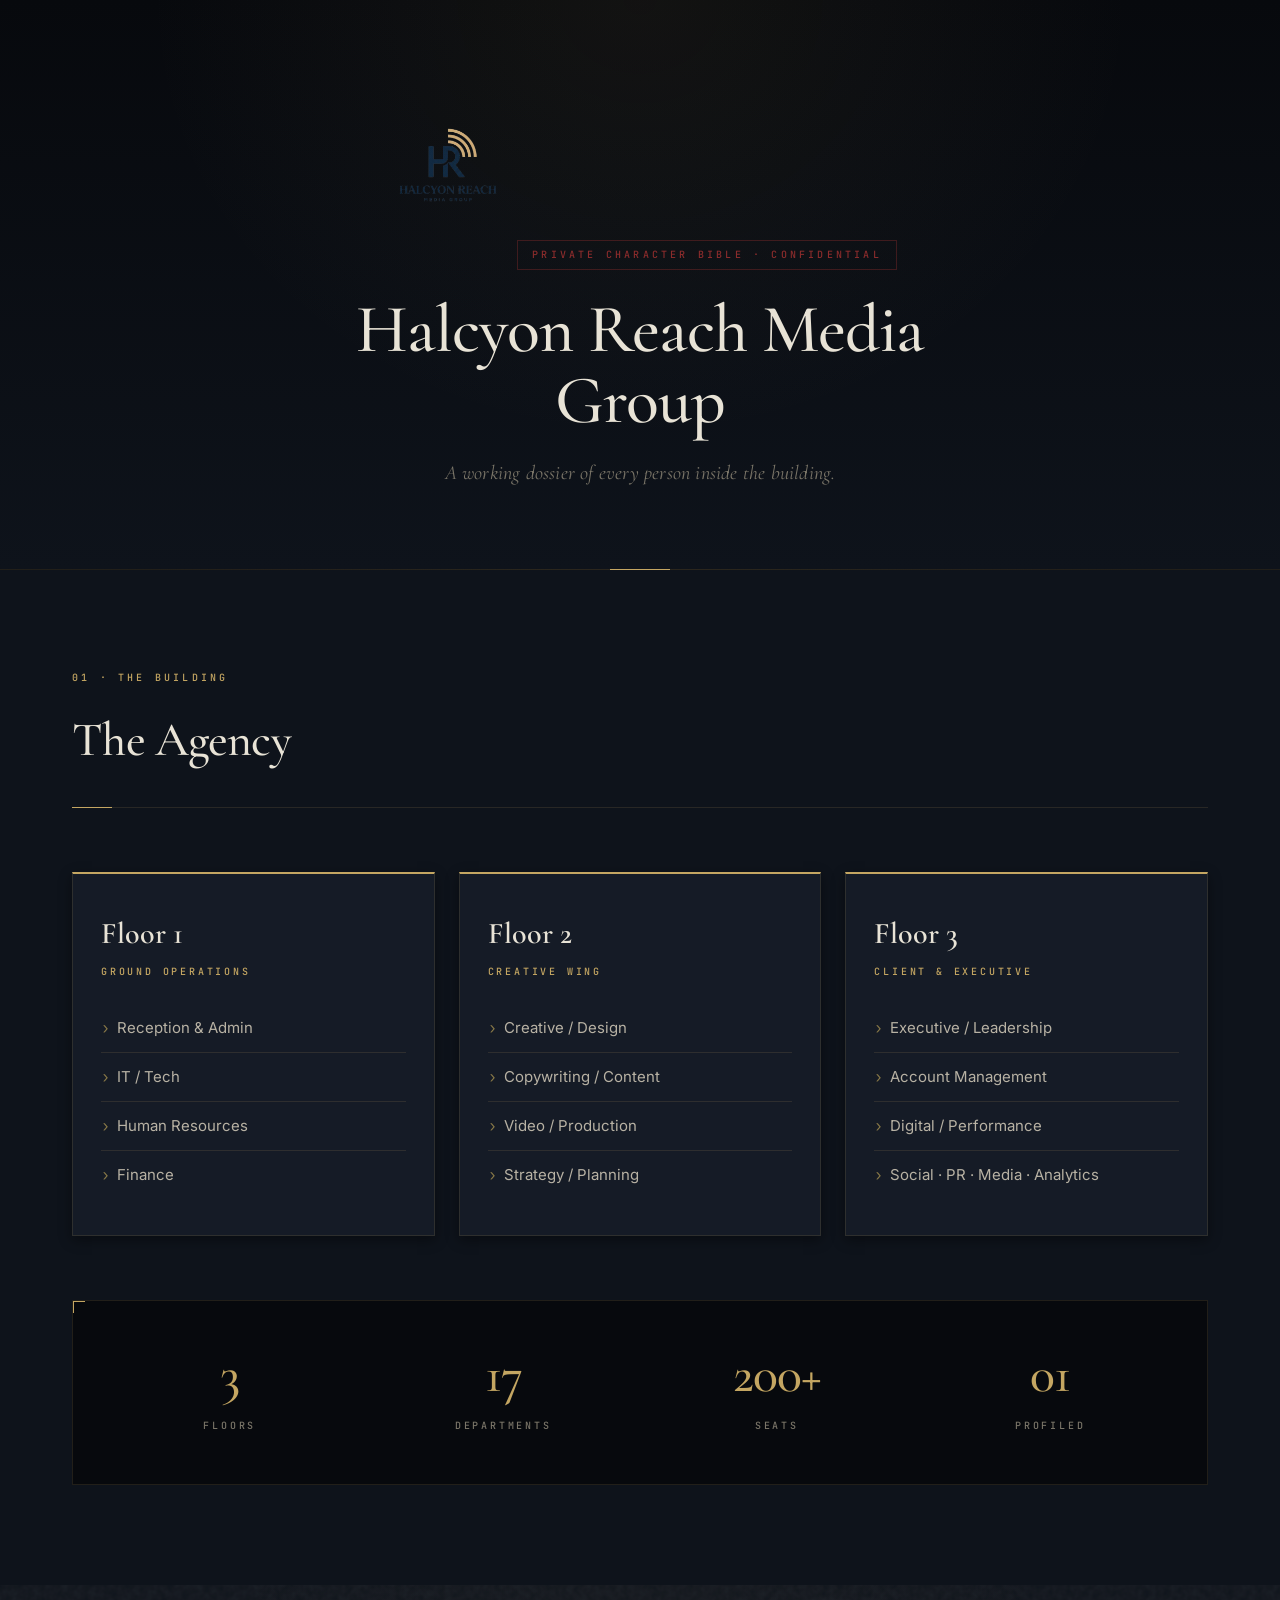
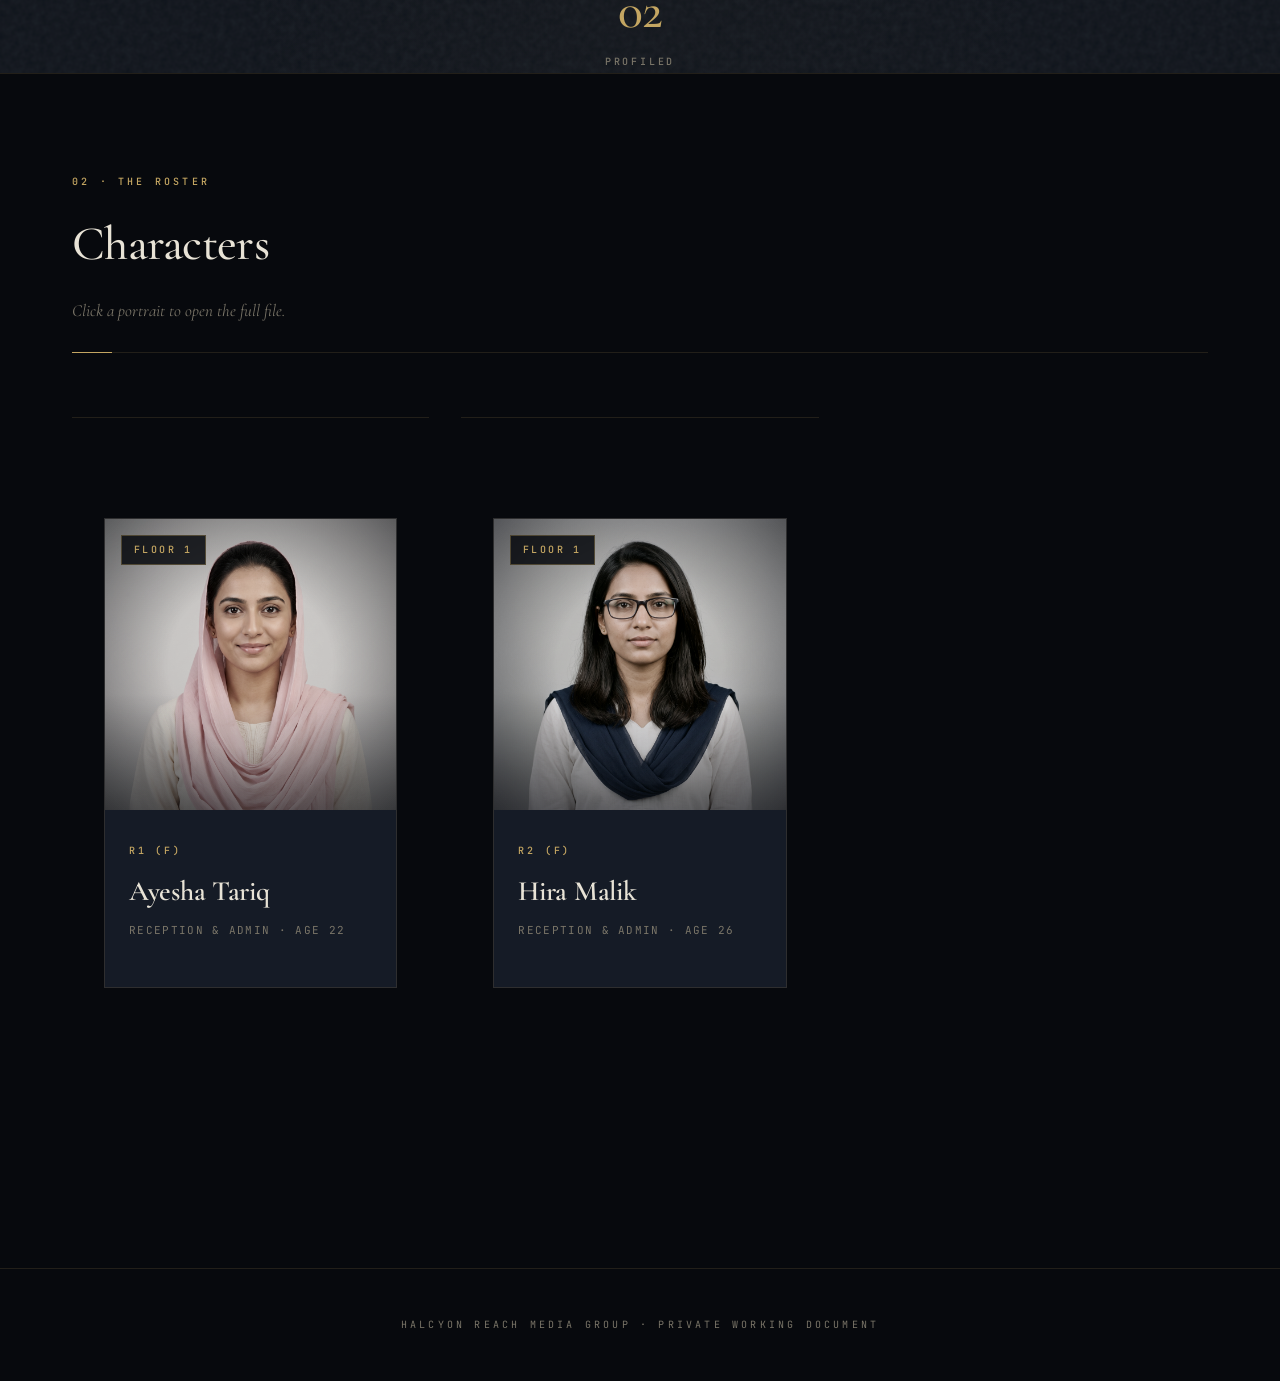
<file: index.html>
<!DOCTYPE html>
<html lang="en">
<head>
  <meta charset="UTF-8">
  <meta name="viewport" content="width=device-width, initial-scale=1.0">
  <title>Halcyon Reach Media Group — Character Bible</title>
  <link rel="preconnect" href="https://fonts.googleapis.com">
  <link rel="preconnect" href="https://fonts.gstatic.com" crossorigin>
 <link href="https://fonts.googleapis.com/css2?family=Cormorant+Garamond:wght@400;500;600;700&family=Inter:wght@300;400;500;600&family=JetBrains+Mono:wght@400;500;600&display=swap" rel="stylesheet">
  <link rel="stylesheet" href="styles.css">
</head>
<body>

  <!-- ============ HEADER / HERO ============ -->
  <header class="site-header">
    <div class="header-inner">
      <img src="images/logo.jpg" alt="Halcyon Reach Media Group" class="logo">
      <p class="eyebrow">Private Character Bible · Confidential</p>
      <h1 class="site-title">Halcyon Reach Media Group</h1>
      <p class="tagline">A working dossier of every person inside the building.</p>
    </div>
  </header>

  <!-- ============ COMPANY DETAILS ============ -->
  <section class="company-overview">
    <div class="container">
      <div class="section-heading">
        <span class="section-label">01 · The Building</span>
        <h2>The Agency</h2>
      </div>

      <div class="overview-grid">
        <div class="overview-block">
          <h3>Floor 1</h3>
          <p class="floor-tag">Ground Operations</p>
          <ul>
            <li>Reception &amp; Admin</li>
            <li>IT / Tech</li>
            <li>Human Resources</li>
            <li>Finance</li>
          </ul>
        </div>

        <div class="overview-block">
          <h3>Floor 2</h3>
          <p class="floor-tag">Creative Wing</p>
          <ul>
            <li>Creative / Design</li>
            <li>Copywriting / Content</li>
            <li>Video / Production</li>
            <li>Strategy / Planning</li>
          </ul>
        </div>

        <div class="overview-block">
          <h3>Floor 3</h3>
          <p class="floor-tag">Client &amp; Executive</p>
          <ul>
            <li>Executive / Leadership</li>
            <li>Account Management</li>
            <li>Digital / Performance</li>
            <li>Social · PR · Media · Analytics</li>
          </ul>
        </div>
      </div>

      <div class="stats-row">
        <div class="stat">
          <span class="stat-number">3</span>
          <span class="stat-label">Floors</span>
        </div>
        <div class="stat">
          <span class="stat-number">17</span>
          <span class="stat-label">Departments</span>
        </div>
        <div class="stat">
          <span class="stat-number">200+</span>
          <span class="stat-label">Seats</span>
        </div>
        <div class="stat">
          <span class="stat-number">01</span>
          <span class="stat-label">Profiled</span>
        </div>
      </div>
    </div>
  </section>

  <!-- ============ CHARACTER GRID ============ -->
  <div class="stat">
  <span class="stat-number" id="profiled-count">01</span>
  <span class="stat-label">Profiled</span>
</div>

  <!-- ============ CHARACTER DETAIL OVERLAYS ============ -->
<section class="characters">
  <div class="container">
    <div class="section-heading">
      <span class="section-label">02 · The Roster</span>
      <h2>Characters</h2>
      <p class="section-sub">Click a portrait to open the full file.</p>
    </div>

    <div class="character-grid" id="character-grid">
      <!-- Cards inject here at load time -->
    </div>
  </div>
</section>
  <!-- ==== DETAIL: AYESHA TARIQ ==== -->

  <!-- End Ayesha detail -->
<div id="character-details"></div>
  <!-- Add more character detail overlays below in the same format -->
 <footer class="site-footer">
    <p>Halcyon Reach Media Group · Private Working Document</p>
  </footer>

 <script>
  // ========== CHARACTER MANIFEST ==========
  // Add each new character's ID here, in the order you want them displayed.
  const CHARACTERS = [
    'ayesha-tariq',
    'hira-malik',
  ];

  // ========== LOADER ==========
  async function loadCharacters() {
    const grid = document.getElementById('character-grid');
    const details = document.getElementById('character-details');

    for (const id of CHARACTERS) {
      try {
        const res = await fetch(`characters/${id}.html`);
        if (!res.ok) throw new Error(res.statusText);
        const html = await res.text();
        const doc = new DOMParser().parseFromString(html, 'text/html');

        const card = doc.querySelector('template[data-card]');
        const detail = doc.querySelector('template[data-detail]');

        if (card) grid.appendChild(card.content.cloneNode(true));
        if (detail) details.appendChild(detail.content.cloneNode(true));
      } catch (err) {
        console.error(`Could not load characters/${id}.html`, err);
      }
    }

    // Rebind backdrop-click close on newly injected overlays
    document.querySelectorAll('.character-detail').forEach(el => {
      el.addEventListener('click', (e) => {
        if (e.target === el) closeCharacter(el.id);
      });
    });

    // Update the "Profiled" counter
    const stat = document.getElementById('profiled-count');
    if (stat) stat.textContent = String(CHARACTERS.length).padStart(2, '0');
  }

  function openCharacter(id) {
    const el = document.getElementById(id);
    if (!el) return;
    el.classList.add('open');
    el.setAttribute('aria-hidden', 'false');
    document.body.style.overflow = 'hidden';
    el.scrollTop = 0;
  }

  function closeCharacter(id) {
    const el = document.getElementById(id);
    if (!el) return;
    el.classList.remove('open');
    el.setAttribute('aria-hidden', 'true');
    document.body.style.overflow = '';
  }

  document.addEventListener('keydown', (e) => {
    if (e.key === 'Escape') {
      document.querySelectorAll('.character-detail.open').forEach(el => {
        el.classList.remove('open');
        el.setAttribute('aria-hidden', 'true');
      });
      document.body.style.overflow = '';
    }
  });

  loadCharacters();
</script>

</body>
</html>
</file>
<file: styles.css>
/* ============================================
   HALCYON REACH MEDIA GROUP — CHARACTER BIBLE
   Thriller / dossier theme. Locked design.
   ============================================ */

:root {
  /* Base ink */
  --bg-deepest: #07090D;
  --bg: #0E131B;
  --surface: #151B26;
  --surface-2: #1C2432;
  --surface-3: #232C3B;

  /* Type */
  --ink: #E8E3D6;
  --ink-dim: #B8B2A4;
  --ink-muted: #7A7568;
  --ink-faint: #4A4740;

  /* Accents */
  --gold: #C4A662;
  --gold-bright: #DBBE7A;
  --gold-dim: #8A7A48;
  --blood: #8B2C2C;
  --blood-deep: #5C1D1D;

  /* Structure */
  --line: rgba(196, 166, 98, 0.14);
  --line-strong: rgba(196, 166, 98, 0.32);
  --line-blood: rgba(139, 44, 44, 0.4);

  --shadow-sm: 0 4px 12px rgba(0, 0, 0, 0.4);
  --shadow-md: 0 12px 32px rgba(0, 0, 0, 0.55);
  --shadow-lg: 0 28px 80px rgba(0, 0, 0, 0.75);

  --serif: 'Cormorant Garamond', Georgia, serif;
  --sans: 'Inter', -apple-system, BlinkMacSystemFont, 'Segoe UI', sans-serif;
  --mono: 'JetBrains Mono', 'IBM Plex Mono', 'Menlo', 'Courier New', monospace;
}

* { box-sizing: border-box; }

html, body {
  margin: 0;
  padding: 0;
}

body {
  font-family: var(--sans);
  font-size: 16px;
  line-height: 1.6;
  color: var(--ink);
  background: var(--bg);
  -webkit-font-smoothing: antialiased;
  -moz-osx-font-smoothing: grayscale;

  /* Subtle grain texture — a paper-noise film across the whole page */
  background-image:
    radial-gradient(ellipse at top, rgba(196, 166, 98, 0.04) 0%, transparent 60%),
    url("data:image/svg+xml,%3Csvg viewBox='0 0 200 200' xmlns='http://www.w3.org/2000/svg'%3E%3Cfilter id='n'%3E%3CfeTurbulence type='fractalNoise' baseFrequency='0.9' numOctaves='2'/%3E%3CfeColorMatrix values='0 0 0 0 0.9 0 0 0 0 0.85 0 0 0 0 0.7 0 0 0 0.06 0'/%3E%3C/filter%3E%3Crect width='100%25' height='100%25' filter='url(%23n)'/%3E%3C/svg%3E");
}

.container {
  max-width: 1200px;
  margin: 0 auto;
  padding: 0 32px;
}

::selection {
  background: var(--gold);
  color: var(--bg-deepest);
}

/* ============ HEADER / HERO ============ */
.site-header {
  background:
    radial-gradient(ellipse at center top, rgba(196, 166, 98, 0.06) 0%, transparent 55%),
    linear-gradient(180deg, var(--bg-deepest) 0%, var(--bg) 100%);
  padding: 100px 32px 80px;
  text-align: center;
  border-bottom: 1px solid var(--line);
  position: relative;
}

.site-header::after {
  content: '';
  position: absolute;
  left: 50%;
  bottom: -1px;
  transform: translateX(-50%);
  width: 60px;
  height: 1px;
  background: var(--gold);
}

.header-inner {
  max-width: 720px;
  margin: 0 auto;
}

.logo {
  width: 130px;
  height: auto;
  margin-bottom: 28px;
  object-fit: contain;
  filter: brightness(1.15) contrast(1.05);
  mix-blend-mode: screen;
  opacity: 0.92;
}

.eyebrow {
  font-family: var(--mono);
  font-size: 10px;
  font-weight: 500;
  letter-spacing: 0.32em;
  text-transform: uppercase;
  color: var(--blood);
  margin: 0 0 24px;
  position: relative;
  display: inline-block;
  padding: 6px 14px;
  border: 1px solid var(--line-blood);
}

.site-title {
  font-family: var(--serif);
  font-size: clamp(40px, 6vw, 68px);
  font-weight: 500;
  line-height: 1.05;
  color: var(--ink);
  margin: 0 0 20px;
  letter-spacing: -0.015em;
}

.tagline {
  font-family: var(--serif);
  font-size: 20px;
  font-style: italic;
  color: var(--ink-muted);
  margin: 0;
  letter-spacing: 0.01em;
}

/* ============ SECTION HEADINGS ============ */
.section-heading {
  margin-bottom: 64px;
  padding-bottom: 28px;
  border-bottom: 1px solid var(--line);
  position: relative;
}

.section-heading::after {
  content: '';
  position: absolute;
  left: 0;
  bottom: -1px;
  width: 40px;
  height: 1px;
  background: var(--gold);
}

.section-label {
  display: block;
  font-family: var(--mono);
  font-size: 10px;
  font-weight: 500;
  letter-spacing: 0.32em;
  text-transform: uppercase;
  color: var(--gold);
  margin-bottom: 16px;
}

.section-heading h2 {
  font-family: var(--serif);
  font-size: clamp(34px, 4.2vw, 48px);
  font-weight: 500;
  color: var(--ink);
  margin: 0;
  letter-spacing: -0.015em;
}

.section-sub {
  font-family: var(--serif);
  font-style: italic;
  color: var(--ink-muted);
  margin: 14px 0 0;
  font-size: 17px;
}

/* ============ COMPANY OVERVIEW ============ */
.company-overview {
  padding: 100px 0;
  background: var(--bg);
  position: relative;
}

.overview-grid {
  display: grid;
  grid-template-columns: repeat(auto-fit, minmax(260px, 1fr));
  gap: 24px;
  margin-bottom: 64px;
}

.overview-block {
  background: var(--surface);
  border: 1px solid var(--line);
  border-top: 2px solid var(--gold);
  padding: 36px 28px;
  box-shadow: var(--shadow-sm);
  position: relative;
  transition: border-color 0.3s ease, background 0.3s ease;
}

.overview-block:hover {
  background: var(--surface-2);
  border-color: var(--line-strong);
  border-top-color: var(--gold-bright);
}

.overview-block h3 {
  font-family: var(--serif);
  font-size: 30px;
  font-weight: 600;
  color: var(--ink);
  margin: 0 0 6px;
}

.floor-tag {
  font-family: var(--mono);
  font-size: 10px;
  font-weight: 500;
  letter-spacing: 0.28em;
  text-transform: uppercase;
  color: var(--gold);
  margin: 0 0 24px;
}

.overview-block ul {
  list-style: none;
  padding: 0;
  margin: 0;
}

.overview-block li {
  padding: 12px 0;
  border-bottom: 1px solid var(--line);
  font-size: 15px;
  color: var(--ink-dim);
  position: relative;
  padding-left: 16px;
}

.overview-block li::before {
  content: '›';
  position: absolute;
  left: 0;
  color: var(--gold-dim);
  font-family: var(--mono);
}

.overview-block li:last-child { border-bottom: none; }

.stats-row {
  display: grid;
  grid-template-columns: repeat(auto-fit, minmax(140px, 1fr));
  gap: 24px;
  padding: 48px 32px;
  background: var(--bg-deepest);
  border: 1px solid var(--line);
  position: relative;
}

.stats-row::before,
.stats-row::after {
  content: '';
  position: absolute;
  background: var(--gold);
}

.stats-row::before {
  top: 0; left: 0;
  width: 12px; height: 1px;
}

.stats-row::after {
  top: 0; left: 0;
  width: 1px; height: 12px;
}

.stat {
  text-align: center;
  position: relative;
}

.stat-number {
  display: block;
  font-family: var(--serif);
  font-size: 52px;
  font-weight: 500;
  color: var(--gold);
  line-height: 1;
  margin-bottom: 10px;
  letter-spacing: -0.02em;
}

.stat-label {
  font-family: var(--mono);
  font-size: 10px;
  font-weight: 500;
  letter-spacing: 0.28em;
  text-transform: uppercase;
  color: var(--ink-muted);
}

/* ============ CHARACTER GRID ============ */
.characters {
  padding: 100px 0 140px;
  background: var(--bg-deepest);
  border-top: 1px solid var(--line);
}

.character-grid {
  display: grid;
  grid-template-columns: repeat(auto-fill, minmax(280px, 1fr));
  gap: 32px;
}

.character-card {
  background: var(--surface);
  border: 1px solid var(--line);
  cursor: pointer;
  transition: transform 0.4s ease, box-shadow 0.4s ease, border-color 0.4s ease;
  overflow: hidden;
  display: flex;
  flex-direction: column;
  position: relative;
}

.character-card::before {
  content: '';
  position: absolute;
  top: 0; left: 0;
  width: 100%;
  height: 2px;
  background: linear-gradient(90deg, transparent, var(--gold), transparent);
  opacity: 0;
  transition: opacity 0.4s ease;
  z-index: 3;
}

.character-card:hover {
  transform: translateY(-4px);
  border-color: var(--line-strong);
  box-shadow: var(--shadow-lg);
}

.character-card:hover::before {
  opacity: 1;
}

.portrait {
  position: relative;
  aspect-ratio: 1 / 1;
  overflow: hidden;
  background: var(--bg-deepest);
}

.portrait img {
  width: 100%;
  height: 100%;
  object-fit: cover;
  transition: transform 0.7s ease, filter 0.5s ease;
  filter: saturate(0.6) contrast(1.08) brightness(0.9);
}

.portrait::after {
  content: '';
  position: absolute;
  inset: 0;
  background:
    radial-gradient(ellipse at center, transparent 40%, rgba(7, 9, 13, 0.55) 100%),
    linear-gradient(180deg, transparent 60%, rgba(7, 9, 13, 0.4) 100%);
  pointer-events: none;
  transition: opacity 0.4s ease;
}

.character-card:hover .portrait img {
  transform: scale(1.05);
  filter: saturate(0.75) contrast(1.05) brightness(0.95);
}

.floor-badge {
  position: absolute;
  top: 16px;
  left: 16px;
  background: rgba(7, 9, 13, 0.85);
  color: var(--gold);
  padding: 6px 12px;
  font-family: var(--mono);
  font-size: 10px;
  font-weight: 500;
  letter-spacing: 0.24em;
  text-transform: uppercase;
  border: 1px solid var(--line-strong);
  z-index: 2;
  backdrop-filter: blur(4px);
}

.card-body {
  padding: 26px 24px 30px;
  background: var(--surface);
  position: relative;
}

.role-code {
  display: inline-block;
  font-family: var(--mono);
  font-size: 10px;
  font-weight: 500;
  letter-spacing: 0.28em;
  text-transform: uppercase;
  color: var(--gold);
  margin-bottom: 10px;
}

.card-body h3 {
  font-family: var(--serif);
  font-size: 28px;
  font-weight: 600;
  color: var(--ink);
  margin: 0 0 8px;
  letter-spacing: -0.01em;
}

.card-body .role {
  font-family: var(--mono);
  font-size: 11px;
  letter-spacing: 0.12em;
  text-transform: uppercase;
  color: var(--ink-muted);
  margin: 0 0 18px;
}

.card-body .hook {
  font-family: var(--serif);
  font-style: italic;
  font-size: 17px;
  color: var(--ink-dim);
  margin: 0;
  padding-top: 18px;
  border-top: 1px solid var(--line);
  line-height: 1.5;
  position: relative;
}

.card-body .hook::before {
  content: '"';
  position: absolute;
  top: 10px;
  left: -2px;
  font-family: var(--serif);
  font-size: 32px;
  color: var(--gold-dim);
  line-height: 1;
}

/* ============ FOOTER ============ */
.site-footer {
  background: var(--bg-deepest);
  color: var(--ink-muted);
  padding: 48px 32px;
  text-align: center;
  font-family: var(--mono);
  font-size: 10px;
  letter-spacing: 0.32em;
  text-transform: uppercase;
  border-top: 1px solid var(--line);
}

.site-footer p { margin: 0; }

/* ============ CHARACTER DETAIL MODAL ============ */
.character-detail {
  position: fixed;
  inset: 0;
  background: rgba(7, 9, 13, 0.92);
  backdrop-filter: blur(10px);
  -webkit-backdrop-filter: blur(10px);
  z-index: 1000;
  display: flex;
  align-items: flex-start;
  justify-content: center;
  padding: 40px 20px;
  overflow-y: auto;
  opacity: 0;
  visibility: hidden;
  transition: opacity 0.35s ease, visibility 0.35s ease;
}

.character-detail.open {
  opacity: 1;
  visibility: visible;
}

.detail-inner {
  position: relative;
  background: var(--bg);
  max-width: 900px;
  width: 100%;
  border: 1px solid var(--line-strong);
  box-shadow: var(--shadow-lg);
  transform: translateY(24px);
  transition: transform 0.5s cubic-bezier(0.2, 0.8, 0.2, 1);
}

.character-detail.open .detail-inner {
  transform: translateY(0);
}

.close-btn {
  position: absolute;
  top: 20px;
  right: 20px;
  width: 44px;
  height: 44px;
  border: 1px solid var(--line-strong);
  background: rgba(7, 9, 13, 0.7);
  color: var(--gold);
  font-size: 22px;
  line-height: 1;
  cursor: pointer;
  z-index: 10;
  transition: background 0.25s ease, color 0.25s ease, border-color 0.25s ease;
  display: flex;
  align-items: center;
  justify-content: center;
  backdrop-filter: blur(6px);
}

.close-btn:hover {
  background: var(--blood-deep);
  color: var(--ink);
  border-color: var(--blood);
}

/* Detail Header */
.detail-header {
  display: grid;
  grid-template-columns: 220px 1fr;
  gap: 40px;
  padding: 64px 56px 44px;
  background:
    linear-gradient(180deg, var(--bg-deepest) 0%, var(--bg) 100%);
  border-bottom: 1px solid var(--line);
  position: relative;
}

.detail-header::after {
  content: '';
  position: absolute;
  left: 56px;
  bottom: -1px;
  width: 80px;
  height: 1px;
  background: var(--gold);
}

.detail-portrait {
  width: 220px;
  height: 220px;
  object-fit: cover;
  border: 1px solid var(--line-strong);
  box-shadow: var(--shadow-md);
  filter: saturate(0.65) contrast(1.08) brightness(0.92);
}

.detail-meta {
  padding-top: 4px;
}

.detail-code {
  display: block;
  font-family: var(--mono);
  font-size: 10px;
  font-weight: 500;
  letter-spacing: 0.32em;
  text-transform: uppercase;
  color: var(--gold);
  margin-bottom: 16px;
  padding-bottom: 12px;
  border-bottom: 1px solid var(--line);
}

.detail-meta h1 {
  font-family: var(--serif);
  font-size: 56px;
  font-weight: 500;
  color: var(--ink);
  margin: 0 0 8px;
  line-height: 1.02;
  letter-spacing: -0.02em;
}

.detail-subtitle {
  font-family: var(--serif);
  font-style: italic;
  font-size: 17px;
  color: var(--ink-muted);
  margin: 0 0 28px;
}

.meta-strip {
  display: flex;
  flex-direction: column;
  gap: 12px;
  padding-top: 24px;
  border-top: 1px solid var(--line);
  font-family: var(--serif);
  font-size: 16px;
  color: var(--ink-dim);
  line-height: 1.5;
}

.meta-strip span {
  padding-left: 116px;
  position: relative;
}

.meta-strip strong {
  position: absolute;
  left: 0;
  top: 4px;
  font-family: var(--mono);
  font-size: 9px;
  font-weight: 500;
  letter-spacing: 0.28em;
  text-transform: uppercase;
  color: var(--gold-dim);
}

/* Detail Body */
.detail-body {
  padding: 72px 56px 90px;
  max-width: 720px;
  margin: 0 auto;
}

.detail-body section {
  margin-bottom: 56px;
  padding-bottom: 56px;
  border-bottom: 1px solid var(--line);
}

.detail-body section:last-child {
  border-bottom: none;
  margin-bottom: 0;
  padding-bottom: 0;
}

.detail-body h2 {
  font-family: var(--serif);
  font-size: 32px;
  font-weight: 500;
  color: var(--ink);
  margin: 0 0 28px;
  letter-spacing: -0.015em;
  position: relative;
  padding-left: 24px;
}

.detail-body h2::before {
  content: '';
  position: absolute;
  left: 0;
  top: 18px;
  width: 12px;
  height: 1px;
  background: var(--gold);
}

.detail-body p {
  font-family: var(--serif);
  font-size: 19px;
  line-height: 1.75;
  color: var(--ink-dim);
  margin: 0 0 20px;
}

.detail-body p:last-child { margin-bottom: 0; }

.detail-body em {
  color: var(--gold-bright);
  font-style: italic;
}

.detail-body strong {
  color: var(--ink);
  font-family: var(--mono);
  font-size: 14px;
  font-weight: 500;
  letter-spacing: 0.04em;
}

/* Highlighted sections — evidence / notebook material */
.detail-body section.highlight {
  background: var(--surface);
  padding: 44px 44px;
  border: 1px solid var(--line);
  border-left: 2px solid var(--blood);
  margin-bottom: 56px;
  position: relative;
}

.detail-body section.highlight::before {
  content: 'CLASSIFIED';
  position: absolute;
  top: 16px;
  right: 20px;
  font-family: var(--mono);
  font-size: 9px;
  font-weight: 500;
  letter-spacing: 0.32em;
  color: var(--blood);
  opacity: 0.7;
}

.detail-body section.highlight h2 {
  color: var(--ink);
}

.detail-body section.highlight h2::before {
  background: var(--blood);
}

/* Closing section — the scene */
.detail-body section.closing {
  background: var(--bg-deepest);
  color: var(--ink);
  padding: 60px 48px;
  border: 1px solid var(--line-strong);
  margin-top: 32px;
  position: relative;
  overflow: hidden;
}

.detail-body section.closing::before {
  content: '';
  position: absolute;
  top: 0; left: 0; right: 0;
  height: 1px;
  background: linear-gradient(90deg, transparent, var(--gold), transparent);
}

.detail-body section.closing h2 {
  color: var(--gold);
  padding-left: 0;
  text-align: center;
  font-style: italic;
  margin-bottom: 36px;
}

.detail-body section.closing h2::before {
  display: none;
}

.detail-body section.closing p {
  color: var(--ink);
  font-size: 20px;
  font-style: italic;
  line-height: 1.7;
  text-align: center;
  max-width: 540px;
  margin-left: auto;
  margin-right: auto;
}

/* ============ RESPONSIVE ============ */
@media (max-width: 768px) {
  .site-header { padding: 70px 24px 50px; }
  .container { padding: 0 20px; }

  .company-overview, .characters { padding: 70px 0; }
  .section-heading { margin-bottom: 44px; }

  .detail-header {
    grid-template-columns: 1fr;
    gap: 28px;
    padding: 60px 28px 36px;
    text-align: center;
  }
  .detail-header::after { left: 50%; transform: translateX(-50%); }

  .detail-portrait {
    width: 180px;
    height: 180px;
    margin: 0 auto;
  }
  .detail-meta h1 { font-size: 40px; }
  .detail-code { text-align: center; }
  .detail-subtitle { text-align: center; }

  .meta-strip { text-align: left; }
  .meta-strip span { padding-left: 0; padding-top: 20px; }
  .meta-strip strong { position: static; display: block; margin-bottom: 4px; }

  .detail-body { padding: 48px 28px 64px; }
  .detail-body h2 { font-size: 26px; }
  .detail-body p { font-size: 17px; }

  .detail-body section.highlight,
  .detail-body section.closing {
    padding: 36px 24px;
  }

  .stats-row { padding: 36px 20px; }
  .stat-number { font-size: 40px; }
}

@media (max-width: 480px) {
  .character-detail { padding: 20px 12px; }
  .close-btn { top: 12px; right: 12px; width: 40px; height: 40px; }
  .site-title { font-size: 36px; }
}
</file>
